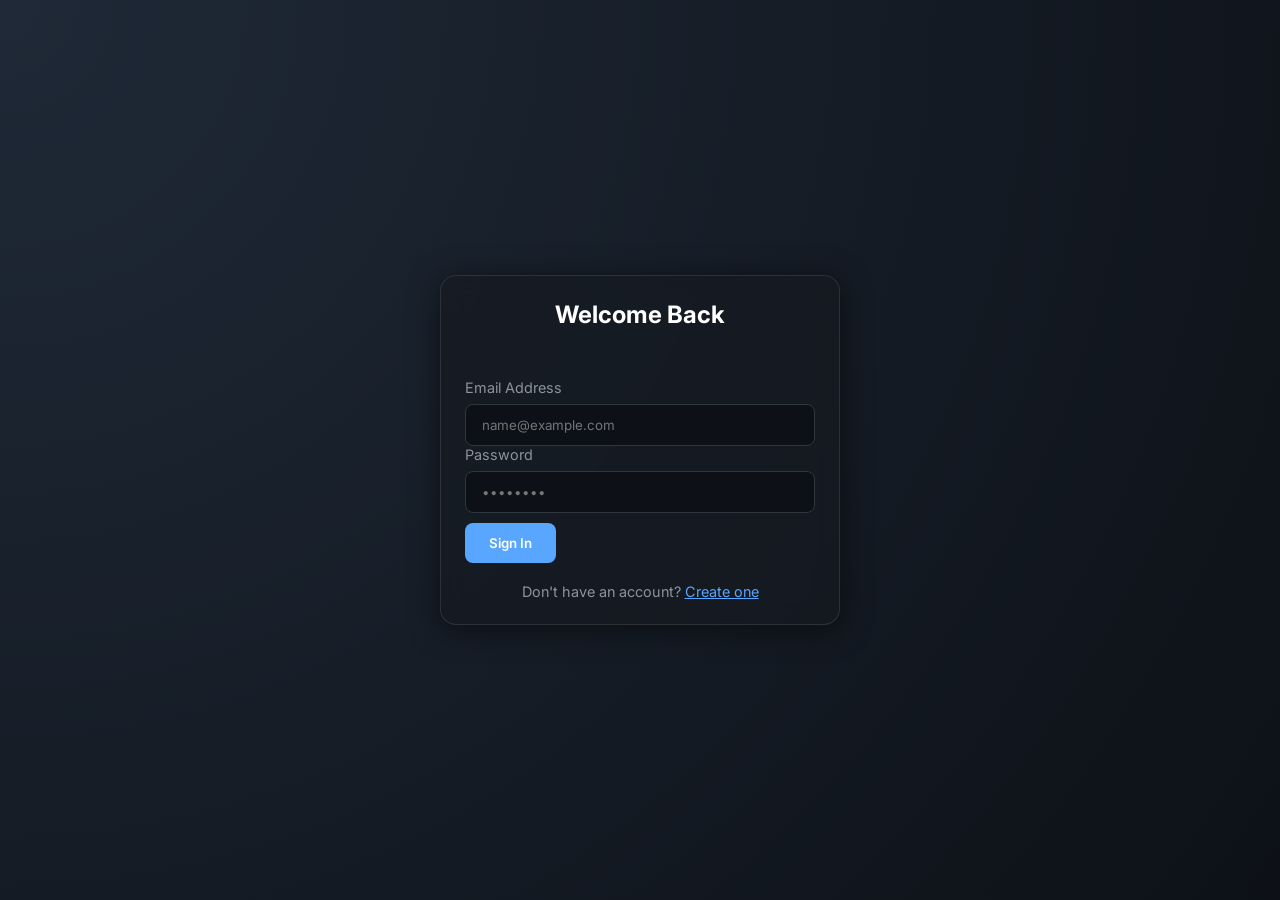
<file: frontend/expenses.html>
<!DOCTYPE html>
<html lang="en">
<head>
    <meta charset="UTF-8">
    <meta name="viewport" content="width=device-width, initial-scale=1.0">
    <title>TrackWise - Expenses</title>
    <link rel="stylesheet" href="css/style.css">
</head>
<body>
    <div class="dashboard-layout">
        <aside class="sidebar glass-panel" style="border-radius: 0; border-left: none; border-top: none; border-bottom: none;">
            <div class="sidebar-header">
                <h2>TrackWise</h2>
            </div>
            <nav class="sidebar-nav">
                <a href="index.html" class="nav-item">Dashboard</a>
                <a href="expenses.html" class="nav-item active">Expenses</a>
                <a href="income.html" class="nav-item">Income</a>
                <a href="analytics.html" class="nav-item">Analytics</a>
                <a href="profile.html" class="nav-item">Profile</a>
            </nav>
            <div style="padding: 24px;">
                <button id="logoutBtn" class="btn btn-danger" style="width: 100%;">Log Out</button>
            </div>
        </aside>

        <main class="main-content">
            <div class="page-header">
                <h1>Manage Expenses</h1>
            </div>
            
            <div id="alertBox"></div>

            <div style="display: grid; grid-template-columns: 1fr 2fr; gap: 24px;">
                <div class="glass-panel" style="height: fit-content;">
                    <h3>Add New Expense</h3>
                    <form id="expenseForm" style="margin-top: 20px; display: flex; flex-direction: column; gap: 15px;">
                        <input type="hidden" id="expenseId">
                        
                        <div class="input-group">
                            <label>Amount (USD)</label>
                            <input type="number" step="0.01" id="amount" required placeholder="0.00">
                        </div>
                        
                        <div class="input-group">
                            <label>Category</label>
                            <select id="category" required>
                                <option value="Food">Food</option>
                                <option value="Travel">Travel</option>
                                <option value="Bills">Bills</option>
                                <option value="Shopping">Shopping</option>
                                <option value="Others">Others</option>
                            </select>
                        </div>

                        <div class="input-group">
                            <label>Date</label>
                            <input type="date" id="date" required>
                        </div>
                        
                        <div class="input-group">
                            <label>Description</label>
                            <input type="text" id="description" placeholder="Optional notes">
                        </div>

                        <button type="submit" class="btn btn-primary" id="submitBtn">Add Expense</button>
                        <button type="button" class="btn btn-danger" id="cancelBtn" style="display: none;">Cancel Edit</button>
                    </form>
                </div>

                <div class="glass-panel">
                    <h3>Expense History</h3>
                    <div style="overflow-x: auto;">
                        <table>
                            <thead>
                                <tr>
                                    <th>Date</th>
                                    <th>Category</th>
                                    <th>Description</th>
                                    <th>Amount</th>
                                    <th>Actions</th>
                                </tr>
                            </thead>
                            <tbody id="expensesList">
                                <tr><td colspan="5" style="text-align: center;">Loading...</td></tr>
                            </tbody>
                        </table>
                    </div>
                </div>
            </div>
        </main>
    </div>

    <script type="module" src="js/expenses.js"></script>
</body>
</html>
</file>
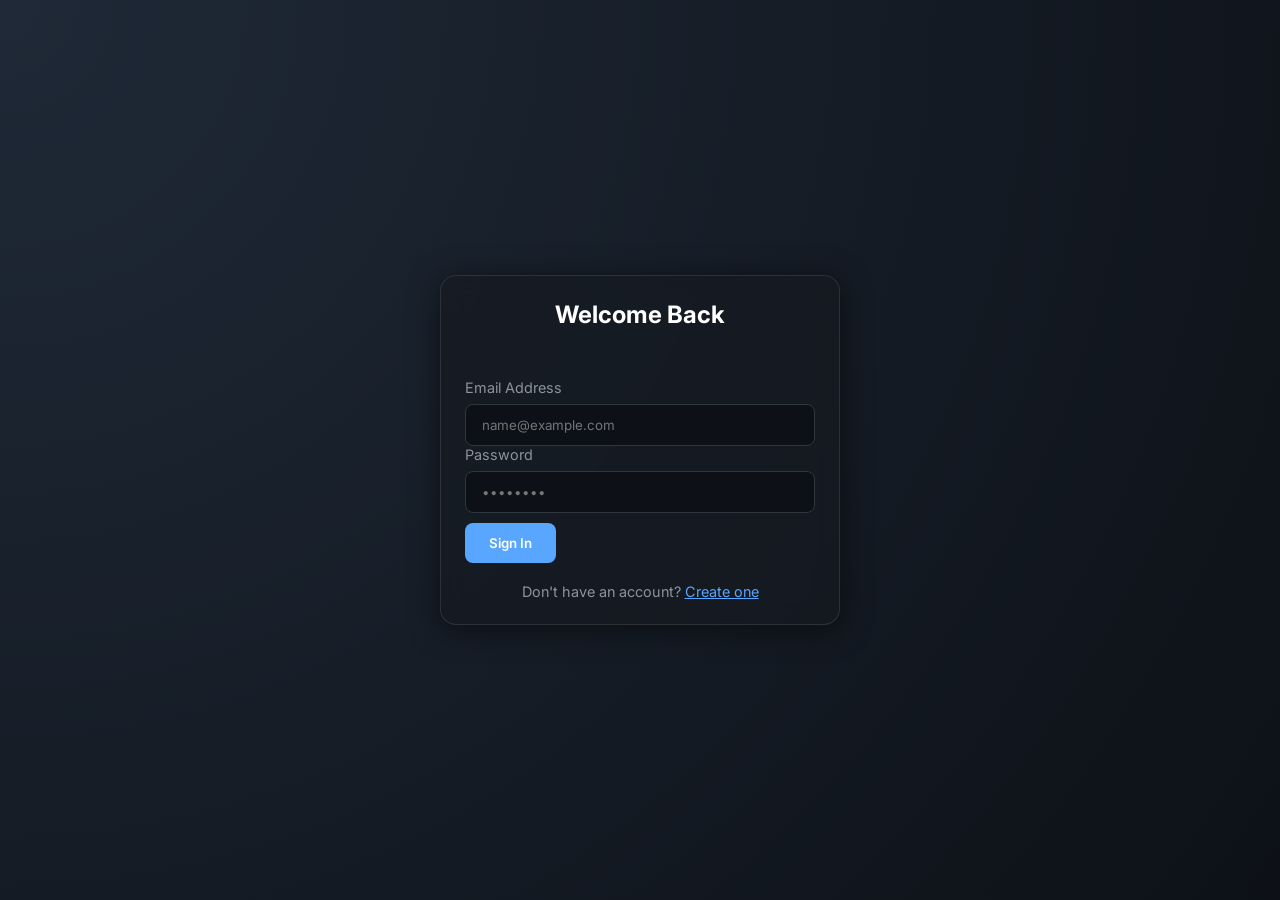
<file: frontend/income.html>
<!DOCTYPE html>
<html lang="en">
<head>
    <meta charset="UTF-8">
    <meta name="viewport" content="width=device-width, initial-scale=1.0">
    <title>TrackWise - Income</title>
    <link rel="stylesheet" href="css/style.css">
</head>
<body>
    <div class="dashboard-layout">
        <aside class="sidebar glass-panel" style="border-radius: 0; border-left: none; border-top: none; border-bottom: none;">
            <div class="sidebar-header">
                <h2>TrackWise</h2>
            </div>
            <nav class="sidebar-nav">
                <a href="index.html" class="nav-item">Dashboard</a>
                <a href="expenses.html" class="nav-item">Expenses</a>
                <a href="income.html" class="nav-item active">Income</a>
                <a href="analytics.html" class="nav-item">Analytics</a>
                <a href="profile.html" class="nav-item">Profile</a>
            </nav>
            <div style="padding: 24px;">
                <button id="logoutBtn" class="btn btn-danger" style="width: 100%;">Log Out</button>
            </div>
        </aside>

        <main class="main-content">
            <div class="page-header">
                <h1>Manage Income</h1>
            </div>
            
            <div id="alertBox"></div>

            <div style="display: grid; grid-template-columns: 1fr 2fr; gap: 24px;">
                <div class="glass-panel" style="height: fit-content;">
                    <h3>Record Income</h3>
                    <form id="incomeForm" style="margin-top: 20px; display: flex; flex-direction: column; gap: 15px;">
                        <input type="hidden" id="incomeId">
                        
                        <div class="input-group">
                            <label>Amount (USD)</label>
                            <input type="number" step="0.01" id="amount" required placeholder="0.00">
                        </div>
                        
                        <div class="input-group">
                            <label>Income Source</label>
                            <input type="text" id="source" required placeholder="Salary, Freelance, etc.">
                        </div>

                        <div class="input-group">
                            <label>Date Received</label>
                            <input type="date" id="date" required>
                        </div>

                        <button type="submit" class="btn btn-primary" id="submitBtn">Add Income</button>
                        <button type="button" class="btn btn-danger" id="cancelBtn" style="display: none;">Cancel Edit</button>
                    </form>
                </div>

                <div class="glass-panel">
                    <h3>Income History</h3>
                    <div style="overflow-x: auto;">
                        <table>
                            <thead>
                                <tr>
                                    <th>Date</th>
                                    <th>Source</th>
                                    <th>Amount</th>
                                    <th>Actions</th>
                                </tr>
                            </thead>
                            <tbody id="incomeList">
                                <tr><td colspan="4" style="text-align: center;">Loading...</td></tr>
                            </tbody>
                        </table>
                    </div>
                </div>
            </div>
        </main>
    </div>

    <script type="module" src="js/income.js"></script>
</body>
</html>
</file>
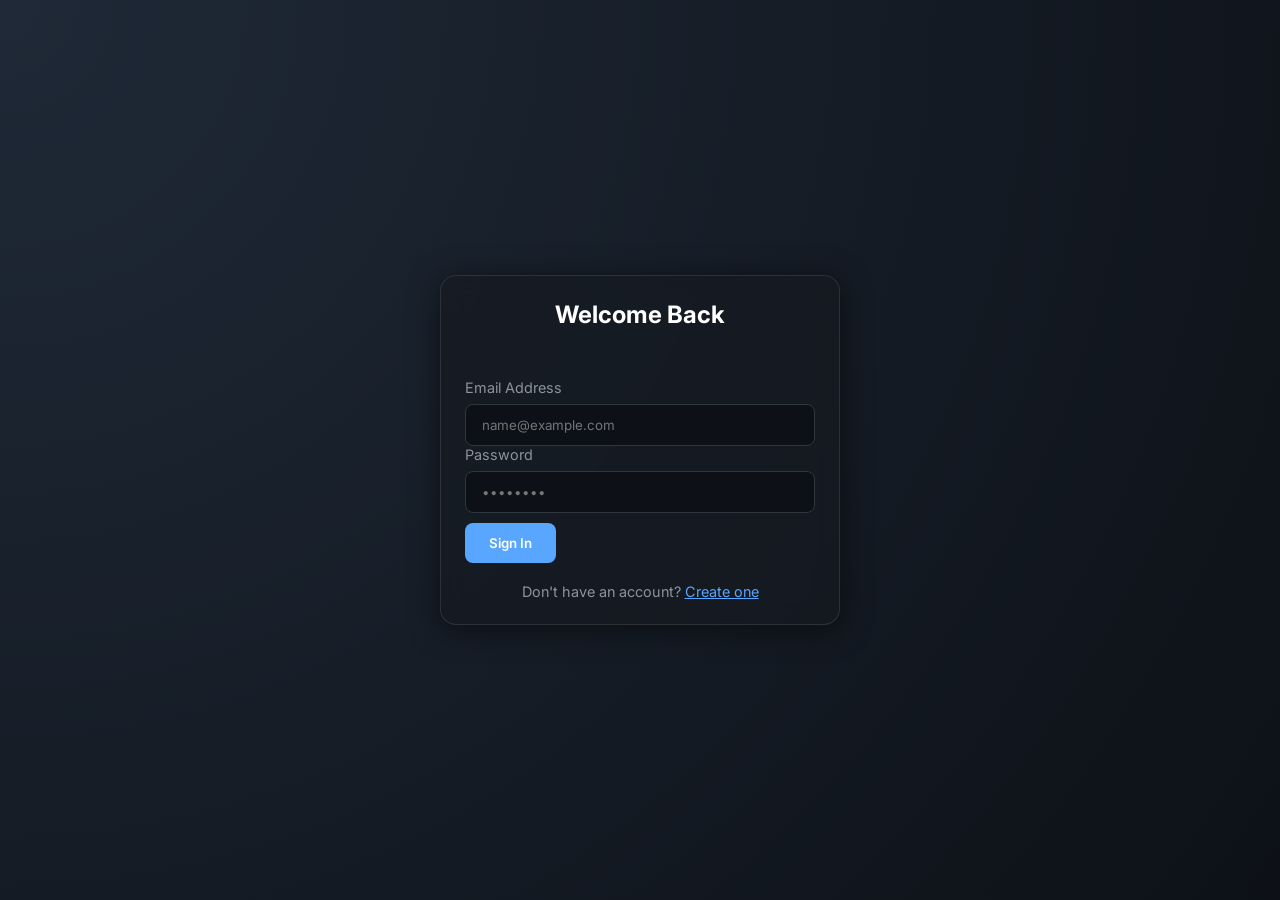
<file: frontend/login.html>
<!DOCTYPE html>
<html lang="en">
<head>
    <meta charset="UTF-8">
    <meta name="viewport" content="width=device-width, initial-scale=1.0">
    <title>TrackWise - Login</title>
    <link rel="stylesheet" href="css/style.css">
</head>
<body>
    <div class="auth-container">
        <div class="glass-panel auth-form">
            <h2>Welcome Back</h2>
            <div id="alertBox"></div>
            
            <form id="loginForm">
                <div class="input-group">
                    <label>Email Address</label>
                    <input type="email" id="email" required placeholder="name@example.com">
                </div>
                <div class="input-group">
                    <label>Password</label>
                    <input type="password" id="password" required placeholder="••••••••">
                </div>
                
                <button type="submit" class="btn btn-primary" style="margin-top: 10px;">Sign In</button>
            </form>
            
            <p style="text-align: center; color: var(--text-muted); font-size: 0.9rem;">
                Don't have an account? <a href="register.html" style="color: var(--accent);">Create one</a>
            </p>
        </div>
    </div>
    <script type="module" src="js/auth.js"></script>
</body>
</html>
</file>
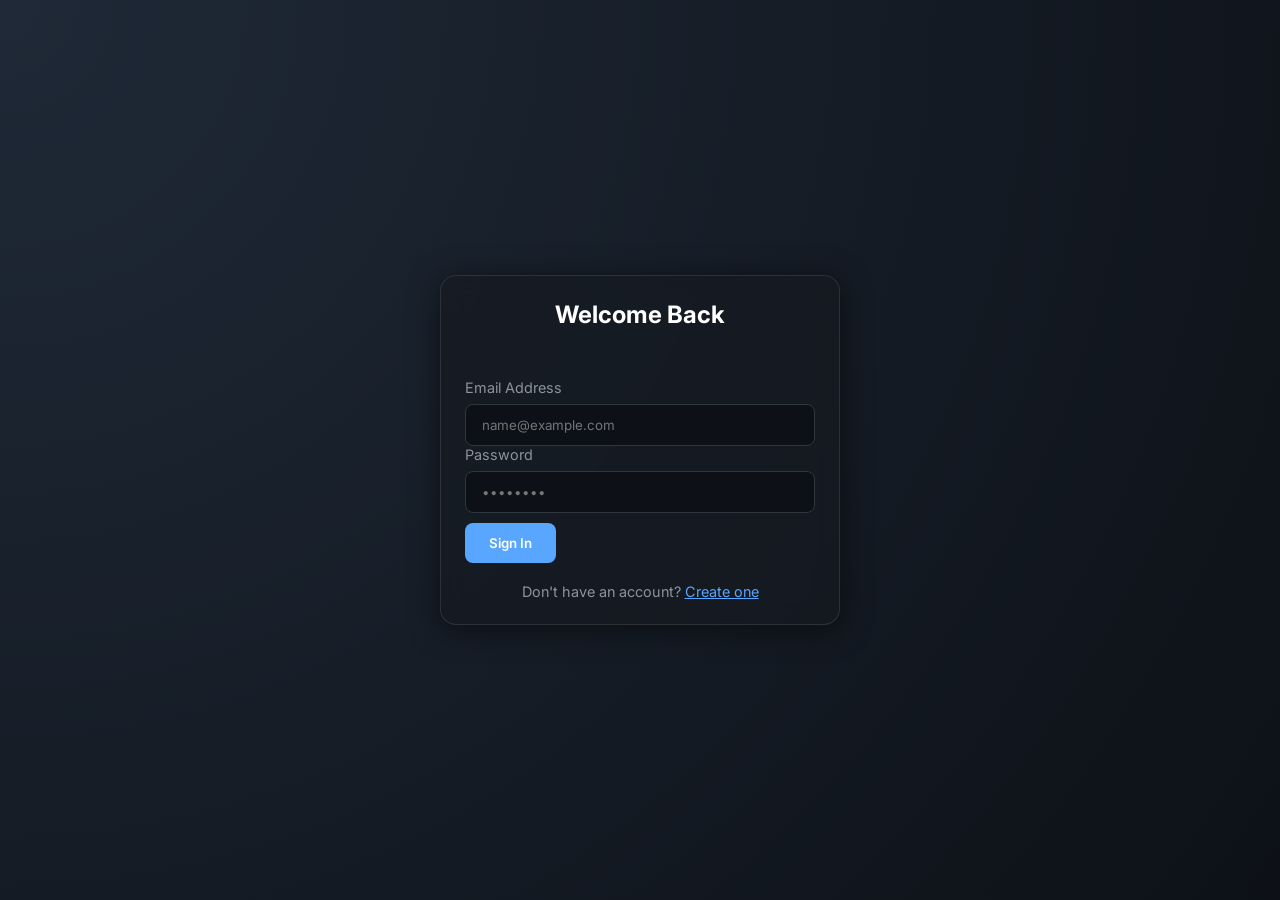
<file: frontend/profile.html>
<!DOCTYPE html>
<html lang="en">
<head>
    <meta charset="UTF-8">
    <meta name="viewport" content="width=device-width, initial-scale=1.0">
    <title>TrackWise - Profile</title>
    <link rel="stylesheet" href="css/style.css">
</head>
<body>
    <div class="dashboard-layout">
        <aside class="sidebar glass-panel" style="border-radius: 0; border-left: none; border-top: none; border-bottom: none;">
            <div class="sidebar-header">
                <h2>TrackWise</h2>
            </div>
            <nav class="sidebar-nav">
                <a href="index.html" class="nav-item">Dashboard</a>
                <a href="expenses.html" class="nav-item">Expenses</a>
                <a href="income.html" class="nav-item">Income</a>
                <a href="analytics.html" class="nav-item">Analytics</a>
                <a href="profile.html" class="nav-item active">Profile</a>
            </nav>
            <div style="padding: 24px;">
                <button id="logoutBtn" class="btn btn-danger" style="width: 100%;">Log Out</button>
            </div>
        </aside>

        <main class="main-content">
            <div class="page-header">
                <h1>User Profile</h1>
            </div>
            
            <div id="alertBox"></div>

            <div style="display: grid; grid-template-columns: 1fr; max-width: 600px; gap: 24px;">
                <div class="glass-panel">
                    <div style="display: flex; align-items: center; gap: 20px; margin-bottom: 24px; padding-bottom: 24px; border-bottom: 1px solid var(--border);">
                        <div style="width: 80px; height: 80px; border-radius: 50%; background: var(--accent); display: flex; align-items: center; justify-content: center; font-size: 2rem; color: white; font-weight: bold;" id="profileInitials">
                            -
                        </div>
                        <div>
                            <h2 id="profileName">Loading Name...</h2>
                            <p id="profileEmail" style="color: var(--text-muted);">Loading Email...</p>
                        </div>
                    </div>

                    <h3>Account Details</h3>
                    <div style="margin-top: 16px; display: flex; flex-direction: column; gap: 15px;">
                        <div style="display: flex; justify-content: space-between; padding: 12px; background: rgba(255,255,255,0.02); border-radius: 8px;">
                            <span style="color: var(--text-muted);">Account ID</span>
                            <span id="profileId" style="font-weight: 500;">-</span>
                        </div>
                        <div style="display: flex; justify-content: space-between; padding: 12px; background: rgba(255,255,255,0.02); border-radius: 8px;">
                            <span style="color: var(--text-muted);">Last Login</span>
                            <span id="profileDate" style="font-weight: 500;">-</span>
                        </div>
                    </div>
                </div>
            </div>
        </main>
    </div>

    <script type="module" src="js/profile.js"></script>
</body>
</html>
</file>
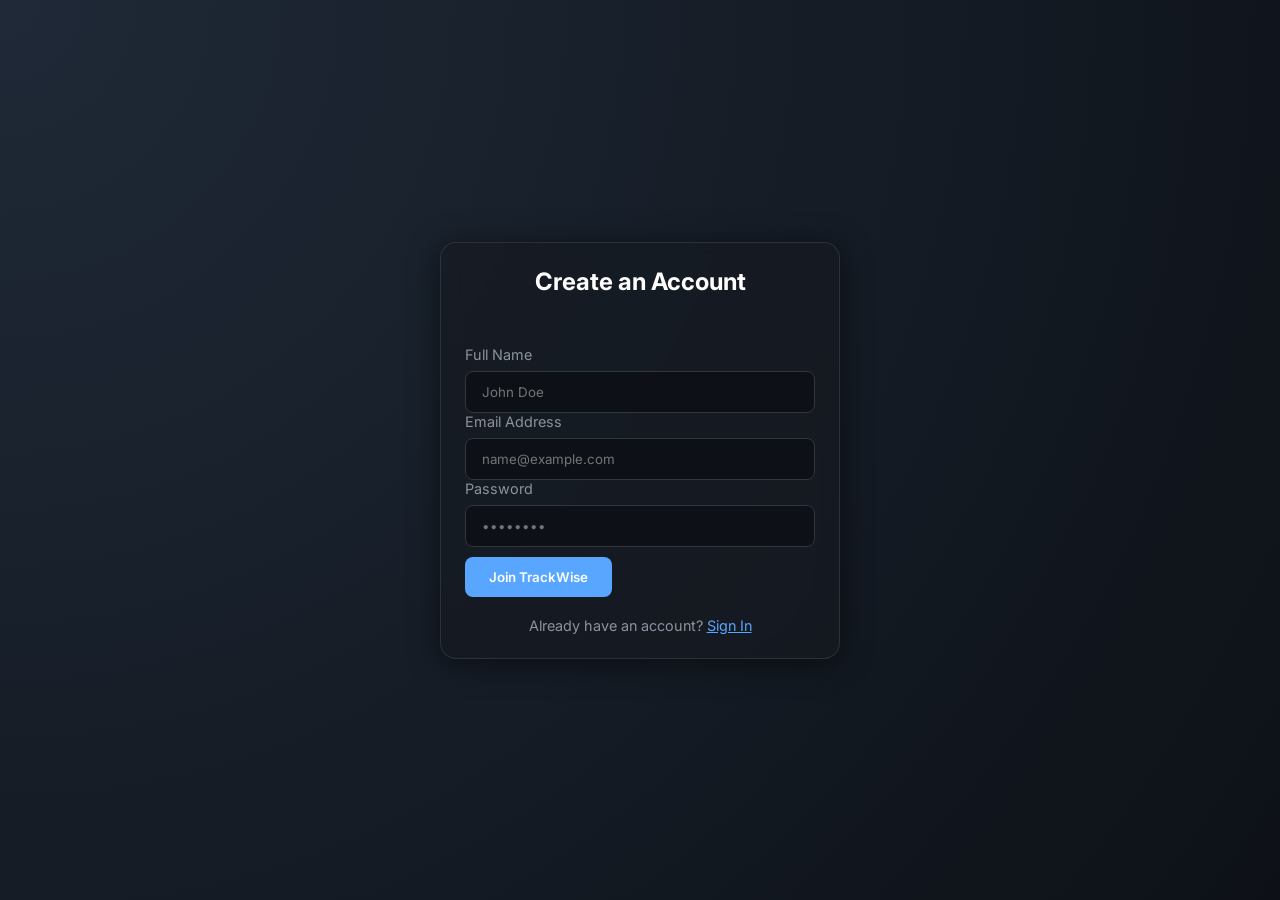
<file: frontend/register.html>
<!DOCTYPE html>
<html lang="en">
<head>
    <meta charset="UTF-8">
    <meta name="viewport" content="width=device-width, initial-scale=1.0">
    <title>TrackWise - Create Account</title>
    <link rel="stylesheet" href="css/style.css">
</head>
<body>
    <div class="auth-container">
        <div class="glass-panel auth-form">
            <h2>Create an Account</h2>
            <div id="alertBox"></div>
            
            <form id="registerForm">
                <div class="input-group">
                    <label>Full Name</label>
                    <input type="text" id="name" required placeholder="John Doe">
                </div>
                <div class="input-group">
                    <label>Email Address</label>
                    <input type="email" id="email" required placeholder="name@example.com">
                </div>
                <div class="input-group">
                    <label>Password</label>
                    <input type="password" id="password" required placeholder="••••••••">
                </div>
                
                <button type="submit" class="btn btn-primary" style="margin-top: 10px;">Join TrackWise</button>
            </form>
            
            <p style="text-align: center; color: var(--text-muted); font-size: 0.9rem;">
                Already have an account? <a href="login.html" style="color: var(--accent);">Sign In</a>
            </p>
        </div>
    </div>
    <script type="module" src="js/auth.js"></script>
</body>
</html>
</file>
<file: frontend/css/style.css>
@import url('https://fonts.googleapis.com/css2?family=Inter:wght@300;400;500;600;700&display=swap');

:root {
    --bg-color: #0d1117;
    --card-bg: rgba(22, 27, 34, 0.7);
    --text-primary: #c9d1d9;
    --text-muted: #8b949e;
    --accent: #58a6ff;
    --accent-hover: #1f6feb;
    --success: #2ea043;
    --danger: #da3633;
    --border: #30363d;
    --card-border: rgba(255, 255, 255, 0.1);
    --glass-shadow: 0 4px 30px rgba(0, 0, 0, 0.5);
    --glass-blur: blur(10px);
}

* {
    margin: 0;
    padding: 0;
    box-sizing: border-box;
    font-family: 'Inter', sans-serif;
}

body {
    background: radial-gradient(circle at top left, #1f2937, #0d1117);
    color: var(--text-primary);
    min-height: 100vh;
    display: flex;
    flex-direction: column;
}

/* Glassmorphism Classes */
.glass-panel {
    background: var(--card-bg);
    backdrop-filter: var(--glass-blur);
    -webkit-backdrop-filter: var(--glass-blur);
    border: 1px solid var(--card-border);
    border-radius: 16px;
    box-shadow: var(--glass-shadow);
    padding: 24px;
}

/* Auth Layout */
.auth-container {
    display: flex;
    justify-content: center;
    align-items: center;
    min-height: 100vh;
}

.auth-form {
    width: 100%;
    max-width: 400px;
    display: flex;
    flex-direction: column;
    gap: 20px;
}

.auth-form h2 {
    text-align: center;
    color: #fff;
    margin-bottom: 10px;
}

.input-group {
    display: flex;
    flex-direction: column;
    gap: 8px;
}

.input-group label {
    font-size: 0.9rem;
    color: var(--text-muted);
}

.input-group input, .input-group select {
    background: #0d1117;
    border: 1px solid var(--border);
    padding: 12px 16px;
    border-radius: 8px;
    color: #fff;
    transition: all 0.2s ease;
}

.input-group input:focus, .input-group select:focus {
    outline: none;
    border-color: var(--accent);
    box-shadow: 0 0 0 3px rgba(88, 166, 255, 0.2);
}

/* Buttons */
.btn {
    padding: 12px 24px;
    border-radius: 8px;
    border: none;
    cursor: pointer;
    font-weight: 600;
    transition: all 0.2s;
}

.btn-primary {
    background: var(--accent);
    color: #fff;
}

.btn-primary:hover {
    background: var(--accent-hover);
    transform: translateY(-1px);
}

.btn-danger {
    background: var(--danger);
    color: #fff;
}
.btn-danger:hover {
    filter: brightness(0.9);
}

/* Dashboard Layout */
.dashboard-layout {
    display: flex;
    height: 100vh;
}

/* Sidebar */
.sidebar {
    width: 260px;
    background: var(--card-bg);
    border-right: 1px solid var(--border);
    padding: 24px 0;
    display: flex;
    flex-direction: column;
}

.sidebar-header {
    padding: 0 24px 24px;
    border-bottom: 1px solid var(--border);
    margin-bottom: 24px;
}

.sidebar-header h2 {
    color: #fff;
    font-weight: 700;
    letter-spacing: -0.5px;
}

.sidebar-nav {
    display: flex;
    flex-direction: column;
    flex-grow: 1;
}

.nav-item {
    padding: 16px 24px;
    color: var(--text-muted);
    text-decoration: none;
    display: flex;
    align-items: center;
    gap: 12px;
    transition: all 0.2s;
}

.nav-item:hover, .nav-item.active {
    background: rgba(88, 166, 255, 0.1);
    color: var(--accent);
    border-right: 3px solid var(--accent);
}

/* Main Content */
.main-content {
    flex-grow: 1;
    padding: 32px;
    overflow-y: auto;
}

.page-header {
    display: flex;
    justify-content: space-between;
    align-items: center;
    margin-bottom: 32px;
}

.page-header h1 {
    color: #fff;
}

/* Summary Cards */
.summary-grid {
    display: grid;
    grid-template-columns: repeat(auto-fit, minmax(250px, 1fr));
    gap: 24px;
    margin-bottom: 32px;
}

.summary-card {
    text-align: center;
}

.summary-card h3 {
    font-size: 1rem;
    color: var(--text-muted);
    margin-bottom: 8px;
}

.summary-card .amount {
    font-size: 2.5rem;
    font-weight: 700;
}

.amount.positive { color: var(--success); }
.amount.negative { color: var(--danger); }
.amount.neutral { color: var(--accent); }

/* Tables */
table {
    width: 100%;
    border-collapse: collapse;
    margin-top: 16px;
}

th, td {
    padding: 16px;
    text-align: left;
    border-bottom: 1px solid var(--border);
}

th {
    color: var(--text-muted);
    font-weight: 500;
    font-size: 0.9rem;
    text-transform: uppercase;
}

tr:last-child td {
    border-bottom: none;
}

/* Alerts */
.alert {
    padding: 12px 16px;
    border-radius: 8px;
    margin-bottom: 20px;
    font-size: 0.9rem;
    display: none;
}

.alert.error {
    background: rgba(218, 54, 51, 0.2);
    border: 1px solid var(--danger);
    color: #ff7b76;
    display: block;
}

.alert.success {
    background: rgba(46, 160, 67, 0.2);
    border: 1px solid var(--success);
    color: #56d364;
    display: block;
}

/* Charts */
.chart-container {
    position: relative;
    height: 300px;
    width: 100%;
    margin-top: 20px;
}
</file>
